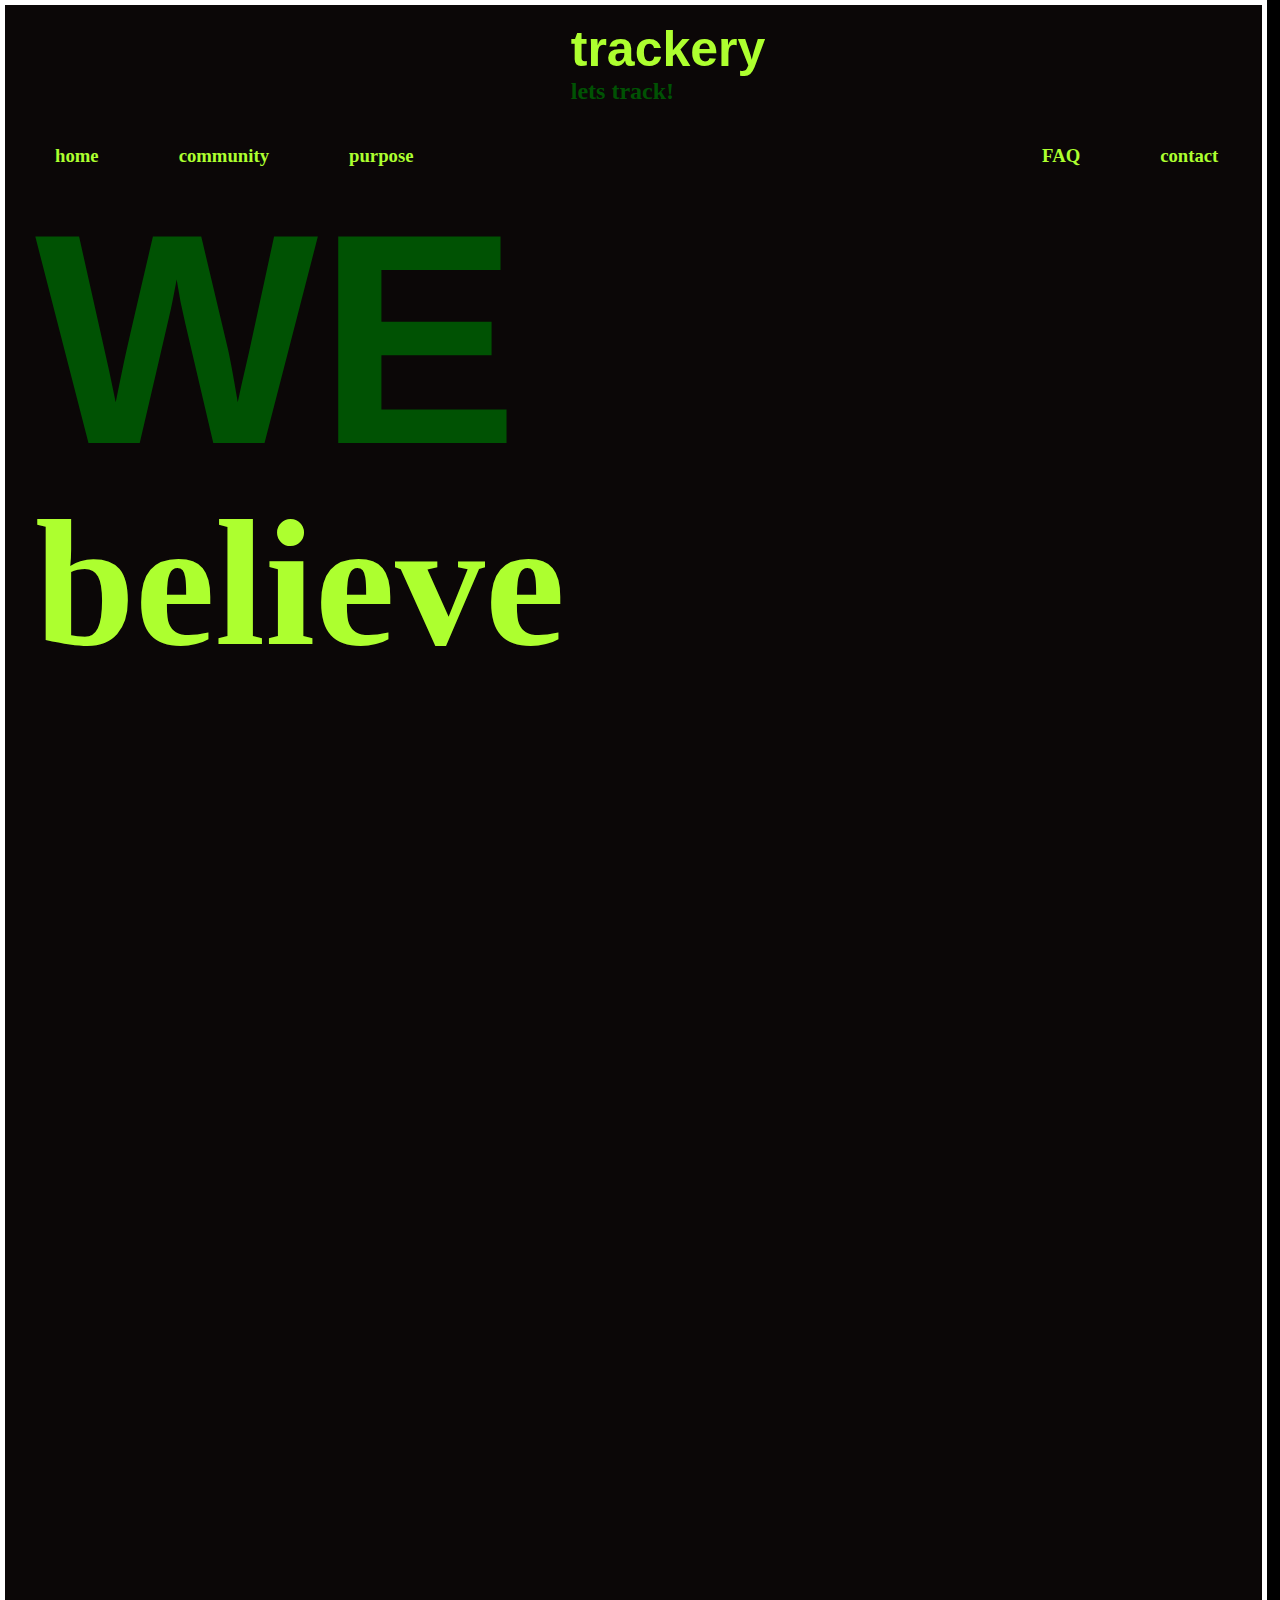
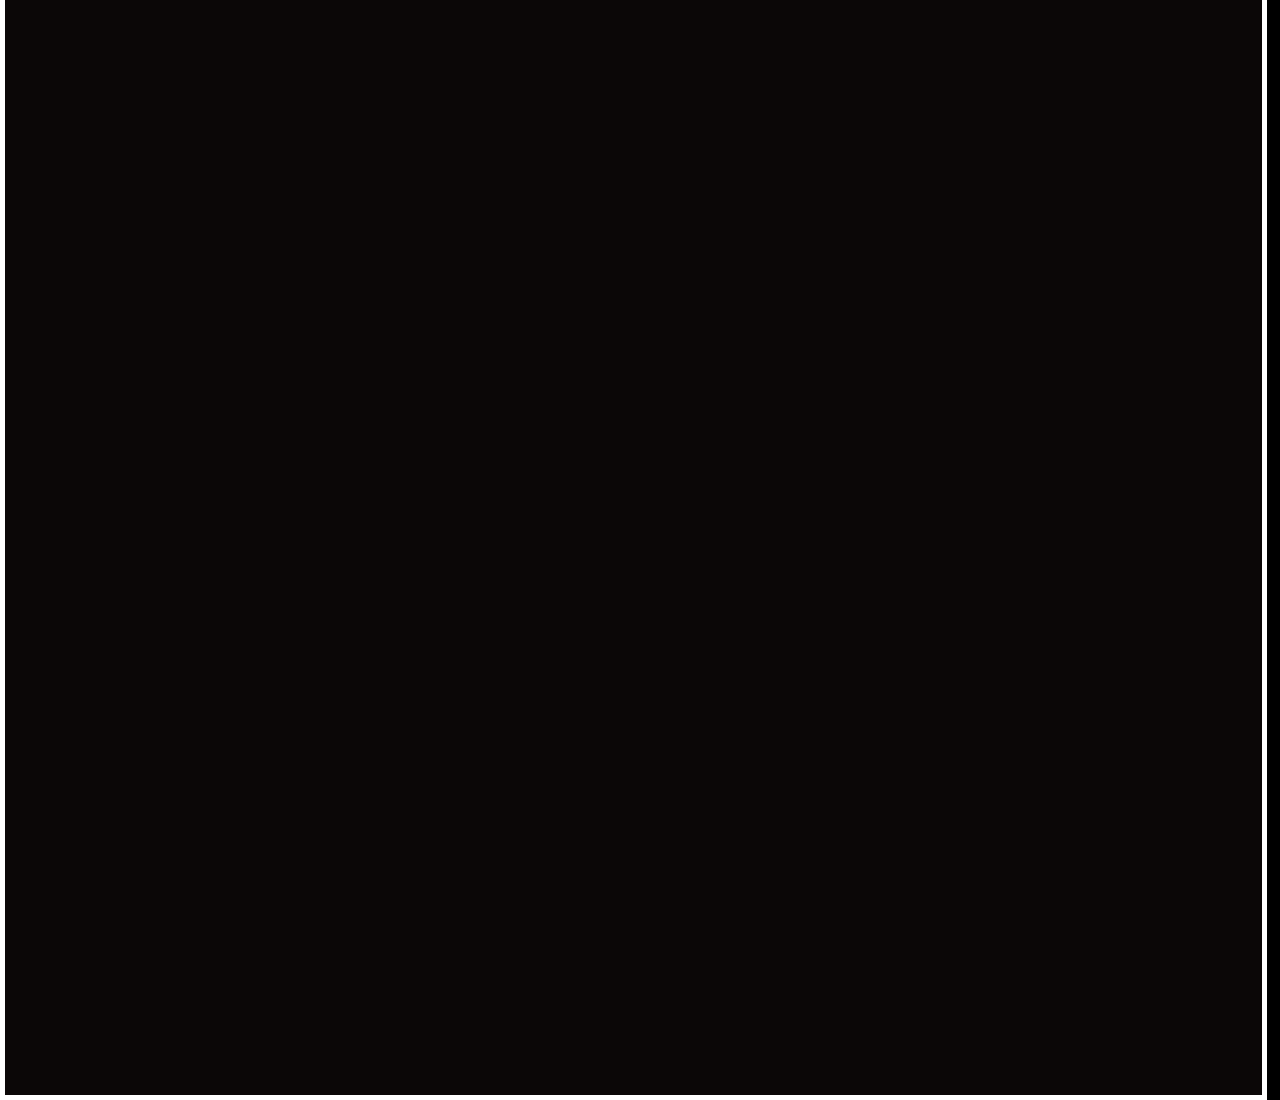
<file: index.html>
<!DOCTYPE html>
<html lang="en">
<head>
    <meta charset="UTF-8">
    <meta name="viewport" content="width=device-width, initial-scale=1.0">
    <title>trackery</title>
</head>
<style>
    *{
            margin: 0;
            padding: 0;
            box-sizing: border-box;
        }
    body{
            background-color: black;
        }
    .container{
            width: 99vw;
            height: 300vh;
            background-color: rgb(11, 7, 7);
            border: 5px solid white;
        }
        
        .header{
            margin-left: 45%;
            margin-top: 10px;
        }
        .header h1{
            font-family:'Franklin Gothic Medium', 'Arial Narrow', Arial, sans-serif;
            font-size: 50px;
            color: greenyellow;
            margin-top: 15px;
            
        }
        .header h3{
            font-size:x-large;
            color: rgb(0, 82, 3);
            align-content: center;
        }
        .upper{
            display: flex;
            font-size: 30px;
            
        }  
        .topleft{
            font-size: 100px;
            color: greenyellow;
            display: flex;
            gap: 80px;
            font-size: medium;
            margin-top: 40px;
            margin-left: 50px;
            font-family: 'Times New Roman', Times, serif;

        }
        .topright{
            color: greenyellow;
            display: flex;
            gap: 80px;
            font-size: medium;
            margin-top: 40px;
            margin-left: 50%;
            font-family: 'Times New Roman', Times, serif;

        }
    
        .main h1{
            color: rgb(0, 82, 3);
            font-family:Impact, Haettenschweiler, 'Arial Narrow Bold', sans-serif;
        
            font-size: 300px;
            margin-bottom: 0;   /* remove gap below WE */
            line-height: 1;
            margin-left: 30px; 
        }
        .main h3{
            color: greenyellow;
            font-family:fantasy;
            font-size: 180px;
            margin-top: 5px;    /* small controlled gap */
            line-height: 1;
            margin-left: 30px;
            
        }
</style>
<body>
    <div class = "container">
        <div class = "header">
            <h1>trackery</h1>
            <h3>lets track!</h3></div>
            
            <div class="upper">
                <div class = "topleft">
                    <h3>home</h3>
                    <h3>community</h3>
                    <h3>purpose</h3>
            </div>
                <div class="topright">
                    <h3>FAQ</h3>
                    <h3>contact</h3>
                    <h3>sign up</h3>
                </div>
            </div>    
            <div class="typewriter">
                <div class="main">
                <h1>WE</h1>
                <h3>believe</h3>
            </div>
            </div>    

    </div>
</body>
</html>
</file>
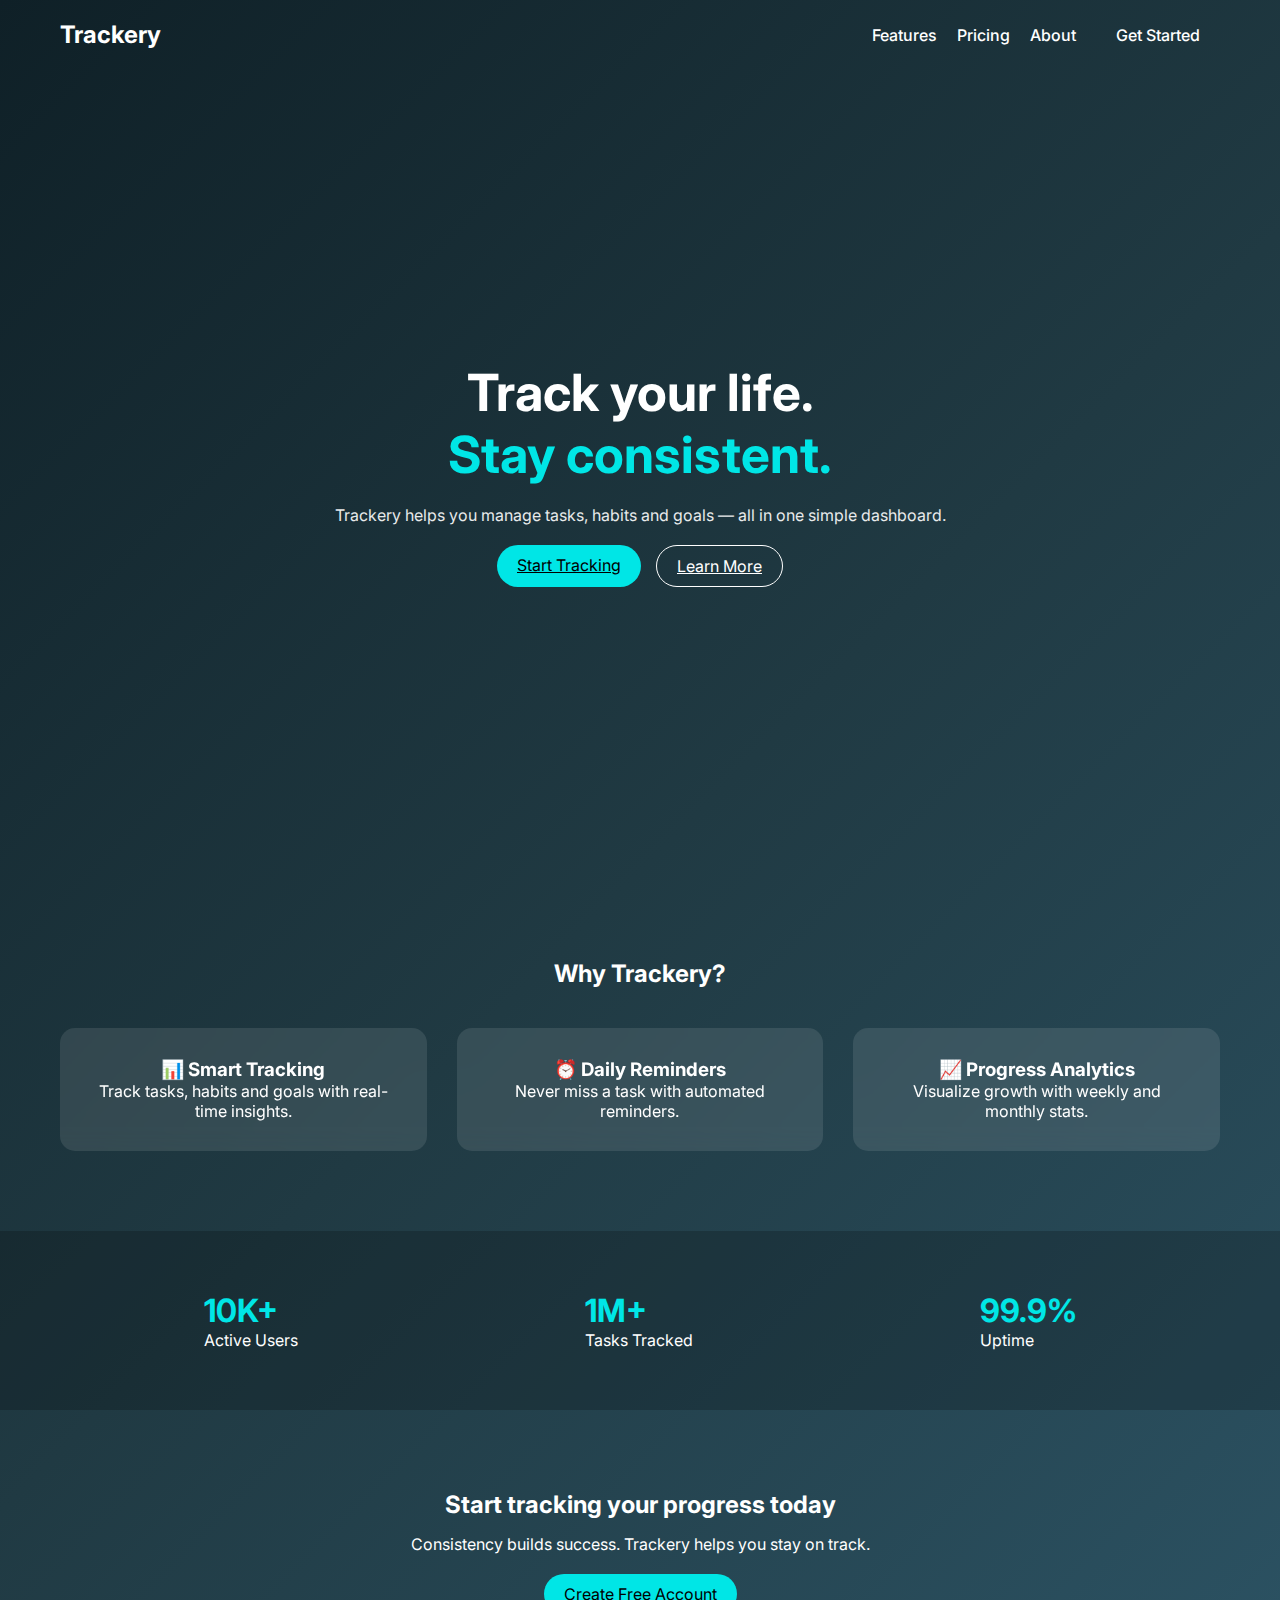
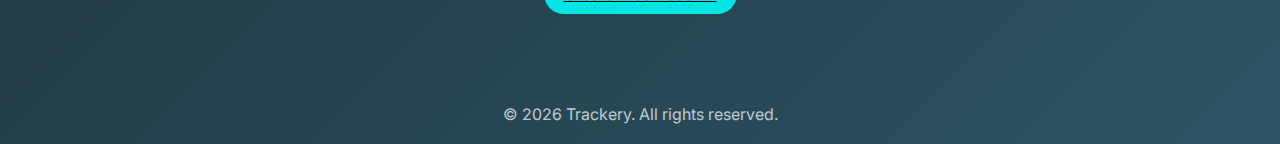
<file: monday.html>
<!DOCTYPE html>
<html lang="en">
<head>
    <meta charset="UTF-8">
    <meta name="viewport" content="width=device-width, initial-scale=1.0">
    <title>Trackery – Track Smarter</title>
    <link rel="stylesheet" href="monday.css">
    <link href="https://fonts.googleapis.com/css2?family=Inter:wght@300;400;600;700&display=swap" rel="stylesheet">
</head>
<body>

    <!-- NAVBAR -->
    <nav class="navbar">
        <h2 class="logo">Trackery</h2>
        <ul class="nav-links">
            <li><a href="#">Features</a></li>
            <li><a href="#">Pricing</a></li>
            <li><a href="#">About</a></li>
            <li><a href="#" class="btn">Get Started</a></li>
        </ul>
    </nav>

    <!-- HERO SECTION -->
    <section class="hero">
        <div class="hero-content">
            <h1>Track your life. <br><span>Stay consistent.</span></h1>
            <p>Trackery helps you manage tasks, habits and goals — all in one simple dashboard.</p>
            <div class="hero-buttons">
                <a href="#" class="btn primary">Start Tracking</a>
                <a href="#" class="btn secondary">Learn More</a>
            </div>
        </div>
    </section>

    <!-- FEATURES -->
    <section class="features">
        <h2>Why Trackery?</h2>
        <div class="feature-grid">
            <div class="card">
                <h3>📊 Smart Tracking</h3>
                <p>Track tasks, habits and goals with real-time insights.</p>
            </div>
            <div class="card">
                <h3>⏰ Daily Reminders</h3>
                <p>Never miss a task with automated reminders.</p>
            </div>
            <div class="card">
                <h3>📈 Progress Analytics</h3>
                <p>Visualize growth with weekly and monthly stats.</p>
            </div>
        </div>
    </section>

    <!-- STATS -->
    <section class="stats">
        <div class="stat">
            <h3>10K+</h3>
            <p>Active Users</p>
        </div>
        <div class="stat">
            <h3>1M+</h3>
            <p>Tasks Tracked</p>
        </div>
        <div class="stat">
            <h3>99.9%</h3>
            <p>Uptime</p>
        </div>
    </section>

    <!-- CTA -->
    <section class="cta">
        <h2>Start tracking your progress today</h2>
        <p>Consistency builds success. Trackery helps you stay on track.</p>
        <a href="#" class="btn primary">Create Free Account</a>
    </section>

    <!-- FOOTER -->
    <footer>
        <p>© 2026 Trackery. All rights reserved.</p>
    </footer>

</body>
</html>
</file>
<file: monday.css>
* {
    margin: 0;
    padding: 0;
    box-sizing: border-box;
    font-family: 'Inter', sans-serif;
}

body {
    background: linear-gradient(135deg, #0f2027, #203a43, #2c5364);
    color: white;
}

/* NAVBAR */
.navbar {
    display: flex;
    justify-content: space-between;
    padding: 20px 60px;
    align-items: center;
}

.logo {
    font-size: 24px;
    font-weight: 700;
}

.nav-links {
    display: flex;
    list-style: none;
    gap: 20px;
}

.nav-links a {
    color: white;
    text-decoration: none;
    font-weight: 500;
}

.btn {
    padding: 10px 20px;
    border-radius: 25px;
    border: none;
}

.primary {
    background: #00e6e6;
    color: #000;
}

.secondary {
    border: 1px solid white;
    color: white;
}

/* HERO */
.hero {
    height: 90vh;
    display: flex;
    align-items: center;
    justify-content: center;
    text-align: center;
}

.hero h1 {
    font-size: 3.2rem;
}

.hero span {
    color: #00e6e6;
}

.hero p {
    margin: 20px 0;
    opacity: 0.9;
}

.hero-buttons {
    display: flex;
    gap: 15px;
    justify-content: center;
}

/* FEATURES */
.features {
    padding: 80px 60px;
    text-align: center;
}

.feature-grid {
    display: grid;
    grid-template-columns: repeat(auto-fit, minmax(250px, 1fr));
    gap: 30px;
    margin-top: 40px;
}

.card {
    background: rgba(255,255,255,0.1);
    padding: 30px;
    border-radius: 15px;
    backdrop-filter: blur(10px);
}

/* STATS */
.stats {
    display: flex;
    justify-content: space-around;
    padding: 60px;
    background: rgba(0,0,0,0.2);
}

.stat h3 {
    font-size: 2rem;
    color: #00e6e6;
}

/* CTA */
.cta {
    padding: 80px 40px;
    text-align: center;
}

.cta p {
    margin: 15px 0 30px;
}

/* FOOTER */
footer {
    text-align: center;
    padding: 20px;
    opacity: 0.7;
}
</file>
